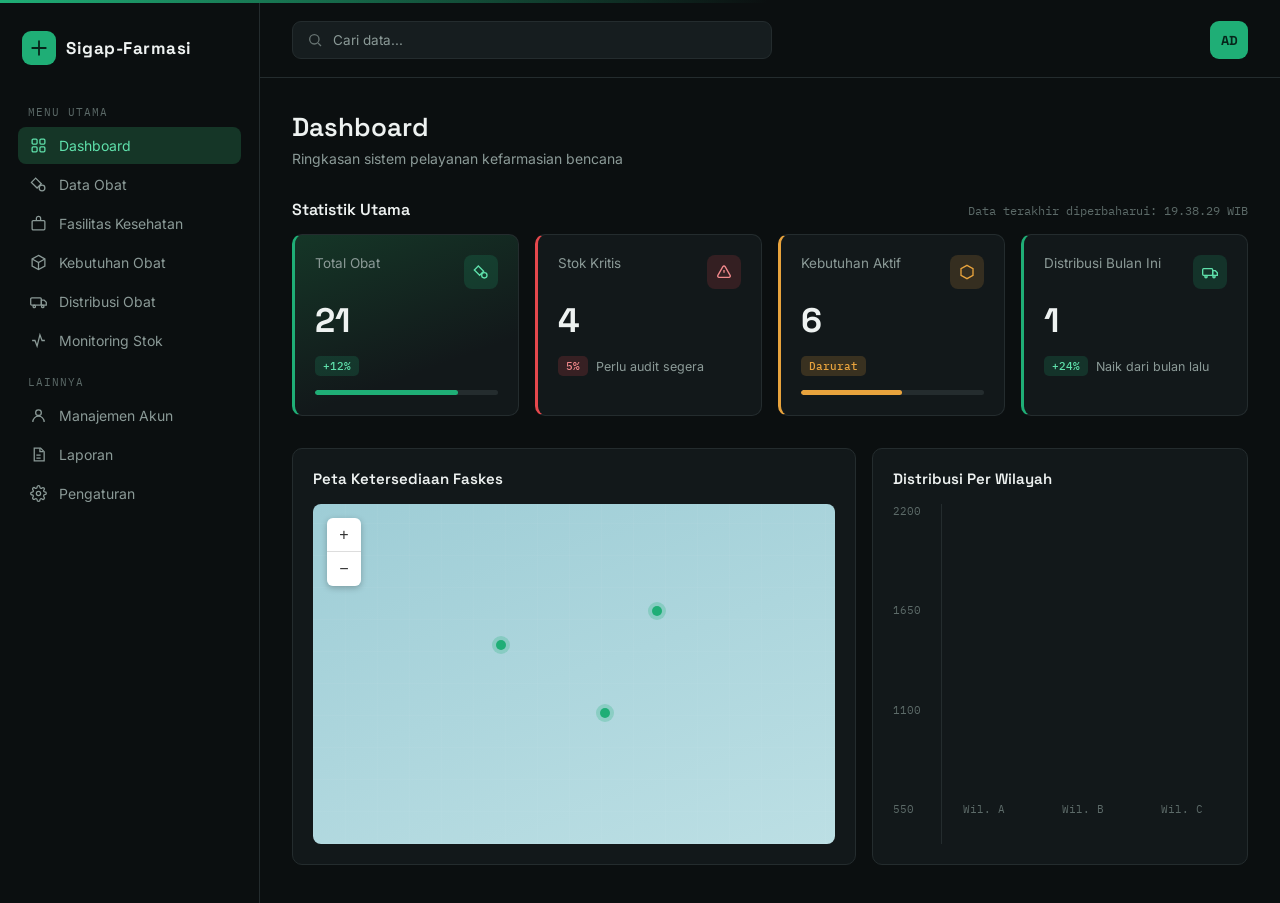
<file: dashboard.html>
<!DOCTYPE html>
<html lang="id">
<head>
<meta charset="UTF-8">
<meta name="viewport" content="width=device-width, initial-scale=1.0">
<title>Sigap-Farmasi — Dashboard</title>
<link rel="preconnect" href="https://fonts.googleapis.com">
<link href="https://fonts.googleapis.com/css2?family=Space+Grotesk:wght@500;600;700&family=Inter:wght@400;500;600;700&family=IBM+Plex+Mono:wght@400;500&display=swap" rel="stylesheet">
<style>
  :root{
    --bg:#0b0f10;
    --panel:#12181a;
    --panel-2:#161d1f;
    --border:#242c2e;
    --green:#1fae76;
    --green-soft:#153627;
    --red:#e5484d;
    --red-soft:#3a1b1c;
    --amber:#e8a33d;
    --amber-soft:#3a2e14;
    --text:#eef2f1;
    --muted:#8b9a97;
    --muted-dim:#5c6a68;
  }
  *{box-sizing:border-box; margin:0; padding:0;}
  body{
    font-family:'Inter', sans-serif;
    background:var(--bg);
    color:var(--text);
    min-height:100vh;
  }
  a{color:inherit; text-decoration:none;}

  .topline{
    height:3px;
    background:linear-gradient(90deg, var(--green), transparent 60%);
  }

  .app{
    display:grid;
    grid-template-columns:260px 1fr;
    min-height:100vh;
  }
  @media (max-width:900px){
    .app{grid-template-columns:1fr;}
    .sidebar{display:none;}
  }

  /* ---------- Sidebar ---------- */
  .sidebar{
    border-right:1px solid var(--border);
    padding:22px 18px;
    display:flex;
    flex-direction:column;
  }
  .brand{
    display:flex;
    align-items:center;
    gap:10px;
    padding:6px 4px 26px;
  }
  .brand-mark{
    width:34px; height:34px;
    border-radius:9px;
    background:var(--green);
    display:flex; align-items:center; justify-content:center;
    flex-shrink:0;
  }
  .brand-name{
    font-family:'Space Grotesk', sans-serif;
    font-weight:700;
    font-size:17px;
    letter-spacing:0.03em;
  }

  .menu-label{
    font-family:'IBM Plex Mono', monospace;
    font-size:10.5px;
    letter-spacing:0.1em;
    color:var(--muted-dim);
    padding:14px 10px 8px;
  }
  nav a{
    display:flex;
    align-items:center;
    gap:12px;
    padding:10px 12px;
    border-radius:8px;
    font-size:14px;
    color:var(--muted);
    margin-bottom:2px;
    transition:background 0.15s ease, color 0.15s ease;
  }
  nav a:hover{background:var(--panel-2); color:var(--text);}
  nav a.active{
    background:var(--green-soft);
    color:#5fe0ab;
  }
  nav a svg{width:17px; height:17px; flex-shrink:0;}

  .sidebar-spacer{flex:1;}

  /* ---------- Header ---------- */
  header.topbar{
    display:flex;
    align-items:center;
    gap:16px;
    padding:18px 32px;
    border-bottom:1px solid var(--border);
  }
  .menu-toggle{
    display:none;
    width:20px; height:16px;
    flex-direction:column;
    justify-content:space-between;
    background:none; border:none; cursor:pointer;
  }
  .menu-toggle span{display:block; height:2px; background:var(--muted); border-radius:2px;}
  @media (max-width:900px){ .menu-toggle{display:flex;} }

  .search{
    flex:1;
    display:flex;
    align-items:center;
    gap:10px;
    background:var(--panel-2);
    border:1px solid var(--border);
    border-radius:9px;
    padding:10px 14px;
    max-width:480px;
    color:var(--muted);
    font-size:13.5px;
  }
  .search svg{width:16px; height:16px; flex-shrink:0; opacity:0.7;}

  .avatar{
    margin-left:auto;
    width:38px; height:38px;
    border-radius:9px;
    background:var(--green);
    color:#06251a;
    display:flex; align-items:center; justify-content:center;
    font-family:'Space Grotesk', sans-serif;
    font-weight:700;
    font-size:13px;
    flex-shrink:0;
  }

  /* ---------- Main content ---------- */
  main{padding:32px;}

  .page-title h1{
    font-family:'Space Grotesk', sans-serif;
    font-weight:600;
    font-size:26px;
  }
  .page-title p{
    margin-top:6px;
    color:var(--muted);
    font-size:14px;
  }

  .section-row{
    display:flex;
    align-items:baseline;
    justify-content:space-between;
    margin:32px 0 14px;
    flex-wrap:wrap;
    gap:8px;
  }
  .section-row h2{
    font-family:'Space Grotesk', sans-serif;
    font-weight:600;
    font-size:16px;
  }
  .updated{
    font-family:'IBM Plex Mono', monospace;
    font-size:11.5px;
    color:var(--muted-dim);
  }

  /* ---------- Stat cards ---------- */
  .stats-grid{
    display:grid;
    grid-template-columns:repeat(4, 1fr);
    gap:16px;
  }
  @media (max-width:1100px){ .stats-grid{grid-template-columns:repeat(2, 1fr);} }
  @media (max-width:560px){ .stats-grid{grid-template-columns:1fr;} }

  .stat-card{
    background:var(--panel);
    border:1px solid var(--border);
    border-left:3px solid var(--border);
    border-radius:10px;
    padding:20px;
    position:relative;
  }
  .stat-card.accent-green{border-left-color:var(--green); background:linear-gradient(160deg, var(--green-soft), var(--panel) 70%);}
  .stat-card.accent-red{border-left-color:var(--red);}
  .stat-card.accent-amber{border-left-color:var(--amber);}
  .stat-card.accent-teal{border-left-color:var(--green);}

  .stat-top{
    display:flex;
    justify-content:space-between;
    align-items:flex-start;
  }
  .stat-label{font-size:13.5px; color:var(--muted);}
  .stat-icon{
    width:34px; height:34px;
    border-radius:8px;
    display:flex; align-items:center; justify-content:center;
    flex-shrink:0;
  }
  .stat-icon svg{width:16px; height:16px;}
  .accent-green .stat-icon{background:rgba(31,174,118,0.18); color:#5fe0ab;}
  .accent-red .stat-icon{background:rgba(229,72,77,0.16); color:#f2898c;}
  .accent-amber .stat-icon{background:rgba(232,163,61,0.16); color:var(--amber);}
  .accent-teal .stat-icon{background:rgba(31,174,118,0.18); color:#5fe0ab;}

  .stat-value{
    font-family:'Space Grotesk', sans-serif;
    font-weight:700;
    font-size:34px;
    margin-top:10px;
  }

  .stat-foot{
    display:flex;
    align-items:center;
    gap:8px;
    margin-top:14px;
    font-size:12.5px;
  }
  .pill{
    padding:3px 8px;
    border-radius:5px;
    font-family:'IBM Plex Mono', monospace;
    font-size:11px;
    font-weight:500;
  }
  .pill.green{background:rgba(31,174,118,0.18); color:#5fe0ab;}
  .pill.red{background:rgba(229,72,77,0.18); color:#f2898c;}
  .pill.amber{background:rgba(232,163,61,0.18); color:var(--amber);}
  .stat-foot .note{color:var(--muted);}

  .bar-track{
    margin-top:14px;
    height:5px;
    border-radius:4px;
    background:var(--border);
    overflow:hidden;
  }
  .bar-fill{height:100%; border-radius:4px;}
  .bar-fill.green{background:var(--green);}
  .bar-fill.amber{background:var(--amber);}

  /* ---------- Bottom panels ---------- */
  .panels-grid{
    display:grid;
    grid-template-columns:1.5fr 1fr;
    gap:16px;
  }
  @media (max-width:900px){ .panels-grid{grid-template-columns:1fr;} }

  .panel{
    background:var(--panel);
    border:1px solid var(--border);
    border-radius:10px;
    padding:20px;
  }
  .panel h3{
    font-family:'Space Grotesk', sans-serif;
    font-weight:600;
    font-size:15px;
    margin-bottom:16px;
  }

  .map-box{
    position:relative;
    height:340px;
    border-radius:8px;
    overflow:hidden;
    background:
      repeating-linear-gradient(0deg, rgba(255,255,255,0.03) 0 1px, transparent 1px 32px),
      repeating-linear-gradient(90deg, rgba(255,255,255,0.03) 0 1px, transparent 1px 32px),
      linear-gradient(160deg, #9ecdd6, #bcdfe4);
  }
  .map-controls{
    position:absolute;
    top:14px; left:14px;
    display:flex;
    flex-direction:column;
    box-shadow:0 2px 6px rgba(0,0,0,0.25);
    border-radius:6px;
    overflow:hidden;
  }
  .map-controls button{
    width:34px; height:34px;
    background:#fff;
    border:none;
    border-bottom:1px solid #ddd;
    font-size:16px;
    color:#333;
    cursor:pointer;
  }
  .map-controls button:last-child{border-bottom:none;}
  .map-pin{
    position:absolute;
    width:10px; height:10px;
    border-radius:50%;
    background:var(--green);
    box-shadow:0 0 0 4px rgba(31,174,118,0.25);
  }

  .chart-box{
    height:340px;
    display:flex;
    align-items:flex-end;
    gap:14px;
    padding:0 4px;
    position:relative;
  }
  .chart-y{
    position:absolute;
    left:0; top:0; bottom:28px;
    display:flex;
    flex-direction:column;
    justify-content:space-between;
    font-family:'IBM Plex Mono', monospace;
    font-size:10.5px;
    color:var(--muted-dim);
  }
  .chart-bars{
    display:flex;
    align-items:flex-end;
    gap:16px;
    margin-left:44px;
    flex:1;
    height:100%;
    padding-bottom:28px;
    border-left:1px solid var(--border);
  }
  .bar-col{
    display:flex;
    flex-direction:column;
    align-items:center;
    gap:8px;
    flex:1;
  }
  .bar-col .bar{
    width:100%;
    max-width:42px;
    border-radius:4px 4px 0 0;
    background:var(--green);
  }
  .bar-col .lbl{
    font-size:10.5px;
    color:var(--muted-dim);
    font-family:'IBM Plex Mono', monospace;
  }
</style>
</head>
<body>

<div class="topline"></div>
<div class="app">

  <!-- SIDEBAR -->
  <aside class="sidebar">
    <div class="brand">
      <div class="brand-mark">
        <svg width="18" height="18" viewBox="0 0 24 24" fill="none">
          <path d="M12 3v18M3 12h18" stroke="#06251a" stroke-width="2.4" stroke-linecap="round"/>
        </svg>
      </div>
      <div class="brand-name">Sigap-Farmasi</div>
    </div>

    <div class="menu-label">MENU UTAMA</div>
    <nav>
      <a href="#" class="active">
        <svg viewBox="0 0 24 24" fill="none" stroke="currentColor" stroke-width="1.8"><rect x="3" y="3" width="7" height="7" rx="1.5"/><rect x="14" y="3" width="7" height="7" rx="1.5"/><rect x="3" y="14" width="7" height="7" rx="1.5"/><rect x="14" y="14" width="7" height="7" rx="1.5"/></svg>
        Dashboard
      </a>
      <a href="data-obat.html">
        <svg viewBox="0 0 24 24" fill="none" stroke="currentColor" stroke-width="1.8"><path d="M8 3l8 8-6 6-8-8 6-6z"/><circle cx="17" cy="17" r="4"/></svg>
        Data Obat
      </a>
      <a href="#">
        <svg viewBox="0 0 24 24" fill="none" stroke="currentColor" stroke-width="1.8"><rect x="3" y="8" width="18" height="13" rx="1.5"/><path d="M9 8V5a3 3 0 013-3v0a3 3 0 013 3v3"/></svg>
        Fasilitas Kesehatan
      </a>
      <a href="#">
        <svg viewBox="0 0 24 24" fill="none" stroke="currentColor" stroke-width="1.8"><path d="M12 2l9 5v10l-9 5-9-5V7l9-5z"/><path d="M12 22V12M21 7l-9 5-9-5"/></svg>
        Kebutuhan Obat
      </a>
      <a href="#">
        <svg viewBox="0 0 24 24" fill="none" stroke="currentColor" stroke-width="1.8"><rect x="1" y="7" width="15" height="10" rx="1.5"/><path d="M16 10h4l3 3v4h-7z"/><circle cx="6" cy="19" r="1.7"/><circle cx="18" cy="19" r="1.7"/></svg>
        Distribusi Obat
      </a>
      <a href="#">
        <svg viewBox="0 0 24 24" fill="none" stroke="currentColor" stroke-width="1.8"><path d="M3 12h4l3 8 4-16 3 8h4"/></svg>
        Monitoring Stok
      </a>
    </nav>

    <div class="menu-label">LAINNYA</div>
    <nav>
      <a href="#">
        <svg viewBox="0 0 24 24" fill="none" stroke="currentColor" stroke-width="1.8"><circle cx="12" cy="8" r="4"/><path d="M4 21c0-4.4 3.6-8 8-8s8 3.6 8 8"/></svg>
        Manajemen Akun
      </a>
      <a href="#">
        <svg viewBox="0 0 24 24" fill="none" stroke="currentColor" stroke-width="1.8"><path d="M6 3h9l5 5v13H6z"/><path d="M14 3v5h5M9 13h6M9 17h6"/></svg>
        Laporan
      </a>
      <a href="#">
        <svg viewBox="0 0 24 24" fill="none" stroke="currentColor" stroke-width="1.8"><circle cx="12" cy="12" r="3"/><path d="M19.4 15a1.7 1.7 0 00.34 1.87l.06.06a2 2 0 11-2.83 2.83l-.06-.06a1.7 1.7 0 00-1.87-.34 1.7 1.7 0 00-1 1.55V21a2 2 0 11-4 0v-.09a1.7 1.7 0 00-1-1.55 1.7 1.7 0 00-1.87.34l-.06.06a2 2 0 11-2.83-2.83l.06-.06A1.7 1.7 0 004.6 15a1.7 1.7 0 00-1.55-1H3a2 2 0 110-4h.09A1.7 1.7 0 004.6 9a1.7 1.7 0 00-.34-1.87l-.06-.06a2 2 0 112.83-2.83l.06.06A1.7 1.7 0 009 4.6a1.7 1.7 0 001-1.55V3a2 2 0 114 0v.09a1.7 1.7 0 001 1.55 1.7 1.7 0 001.87-.34l.06-.06a2 2 0 112.83 2.83l-.06.06A1.7 1.7 0 0019.4 9c.14.36.5.6.9.6H21a2 2 0 010 4h-.09a1.7 1.7 0 00-1.51 1z"/></svg>
        Pengaturan
      </a>
    </nav>
    <div class="sidebar-spacer"></div>
  </aside>

  <!-- MAIN -->
  <div>
    <header class="topbar">
      <button class="menu-toggle" aria-label="Menu"><span></span><span></span><span></span></button>
      <div class="search">
        <svg viewBox="0 0 24 24" fill="none" stroke="currentColor" stroke-width="2"><circle cx="11" cy="11" r="7"/><path d="M21 21l-4.35-4.35"/></svg>
        Cari data...
      </div>
      <div class="avatar">AD</div>
    </header>

    <main>
      <div class="page-title">
        <h1>Dashboard</h1>
        <p>Ringkasan sistem pelayanan kefarmasian bencana</p>
      </div>

      <div class="section-row">
        <h2>Statistik Utama</h2>
        <span class="updated" id="clock">Data terakhir diperbaharui: --:--:-- WIB</span>
      </div>

      <div class="stats-grid">
        <div class="stat-card accent-green">
          <div class="stat-top">
            <span class="stat-label">Total Obat</span>
            <div class="stat-icon"><svg viewBox="0 0 24 24" fill="none" stroke="currentColor" stroke-width="2"><path d="M8 3l8 8-6 6-8-8 6-6z"/><circle cx="17" cy="17" r="4"/></svg></div>
          </div>
          <div class="stat-value">21</div>
          <div class="stat-foot"><span class="pill green">+12%</span></div>
          <div class="bar-track"><div class="bar-fill green" style="width:78%"></div></div>
        </div>

        <div class="stat-card accent-red">
          <div class="stat-top">
            <span class="stat-label">Stok Kritis</span>
            <div class="stat-icon"><svg viewBox="0 0 24 24" fill="none" stroke="currentColor" stroke-width="2"><path d="M12 9v4M12 17h.01M10.3 3.9L2.8 17a2 2 0 001.7 3h15a2 2 0 001.7-3L13.7 3.9a2 2 0 00-3.4 0z"/></svg></div>
          </div>
          <div class="stat-value">4</div>
          <div class="stat-foot"><span class="pill red">5%</span> <span class="note">Perlu audit segera</span></div>
        </div>

        <div class="stat-card accent-amber">
          <div class="stat-top">
            <span class="stat-label">Kebutuhan Aktif</span>
            <div class="stat-icon"><svg viewBox="0 0 24 24" fill="none" stroke="currentColor" stroke-width="2"><path d="M12 2l9 5v10l-9 5-9-5V7l9-5z"/></svg></div>
          </div>
          <div class="stat-value">6</div>
          <div class="stat-foot"><span class="pill amber">Darurat</span></div>
          <div class="bar-track"><div class="bar-fill amber" style="width:55%"></div></div>
        </div>

        <div class="stat-card accent-teal">
          <div class="stat-top">
            <span class="stat-label">Distribusi Bulan Ini</span>
            <div class="stat-icon"><svg viewBox="0 0 24 24" fill="none" stroke="currentColor" stroke-width="2"><rect x="1" y="7" width="15" height="10" rx="1.5"/><path d="M16 10h4l3 3v4h-7z"/><circle cx="6" cy="19" r="1.7"/><circle cx="18" cy="19" r="1.7"/></svg></div>
          </div>
          <div class="stat-value">1</div>
          <div class="stat-foot"><span class="pill green">+24%</span> <span class="note">Naik dari bulan lalu</span></div>
        </div>
      </div>

      <div class="panels-grid" style="margin-top:32px;">
        <div class="panel">
          <h3>Peta Ketersediaan Faskes</h3>
          <div class="map-box">
            <div class="map-controls">
              <button aria-label="Perbesar">+</button>
              <button aria-label="Perkecil">−</button>
            </div>
            <div class="map-pin" style="top:40%; left:35%;"></div>
            <div class="map-pin" style="top:60%; left:55%;"></div>
            <div class="map-pin" style="top:30%; left:65%;"></div>
          </div>
        </div>

        <div class="panel">
          <h3>Distribusi Per Wilayah</h3>
          <div class="chart-box">
            <div class="chart-y">
              <span>2200</span><span>1650</span><span>1100</span><span>550</span>
            </div>
            <div class="chart-bars">
              <div class="bar-col"><div class="bar" style="height:88%"></div><span class="lbl">Wil. A</span></div>
              <div class="bar-col"><div class="bar" style="height:34%"></div><span class="lbl">Wil. B</span></div>
              <div class="bar-col"><div class="bar" style="height:20%"></div><span class="lbl">Wil. C</span></div>
            </div>
          </div>
        </div>
      </div>
    </main>
  </div>

</div>

<script>
  function tick(){
    const now = new Date();
    const h = String(now.getHours()).padStart(2,'0');
    const m = String(now.getMinutes()).padStart(2,'0');
    const s = String(now.getSeconds()).padStart(2,'0');
    document.getElementById('clock').textContent = `Data terakhir diperbaharui: ${h}.${m}.${s} WIB`;
  }
  tick();
  setInterval(tick, 1000);
</script>

</body>
</html>
</file>
